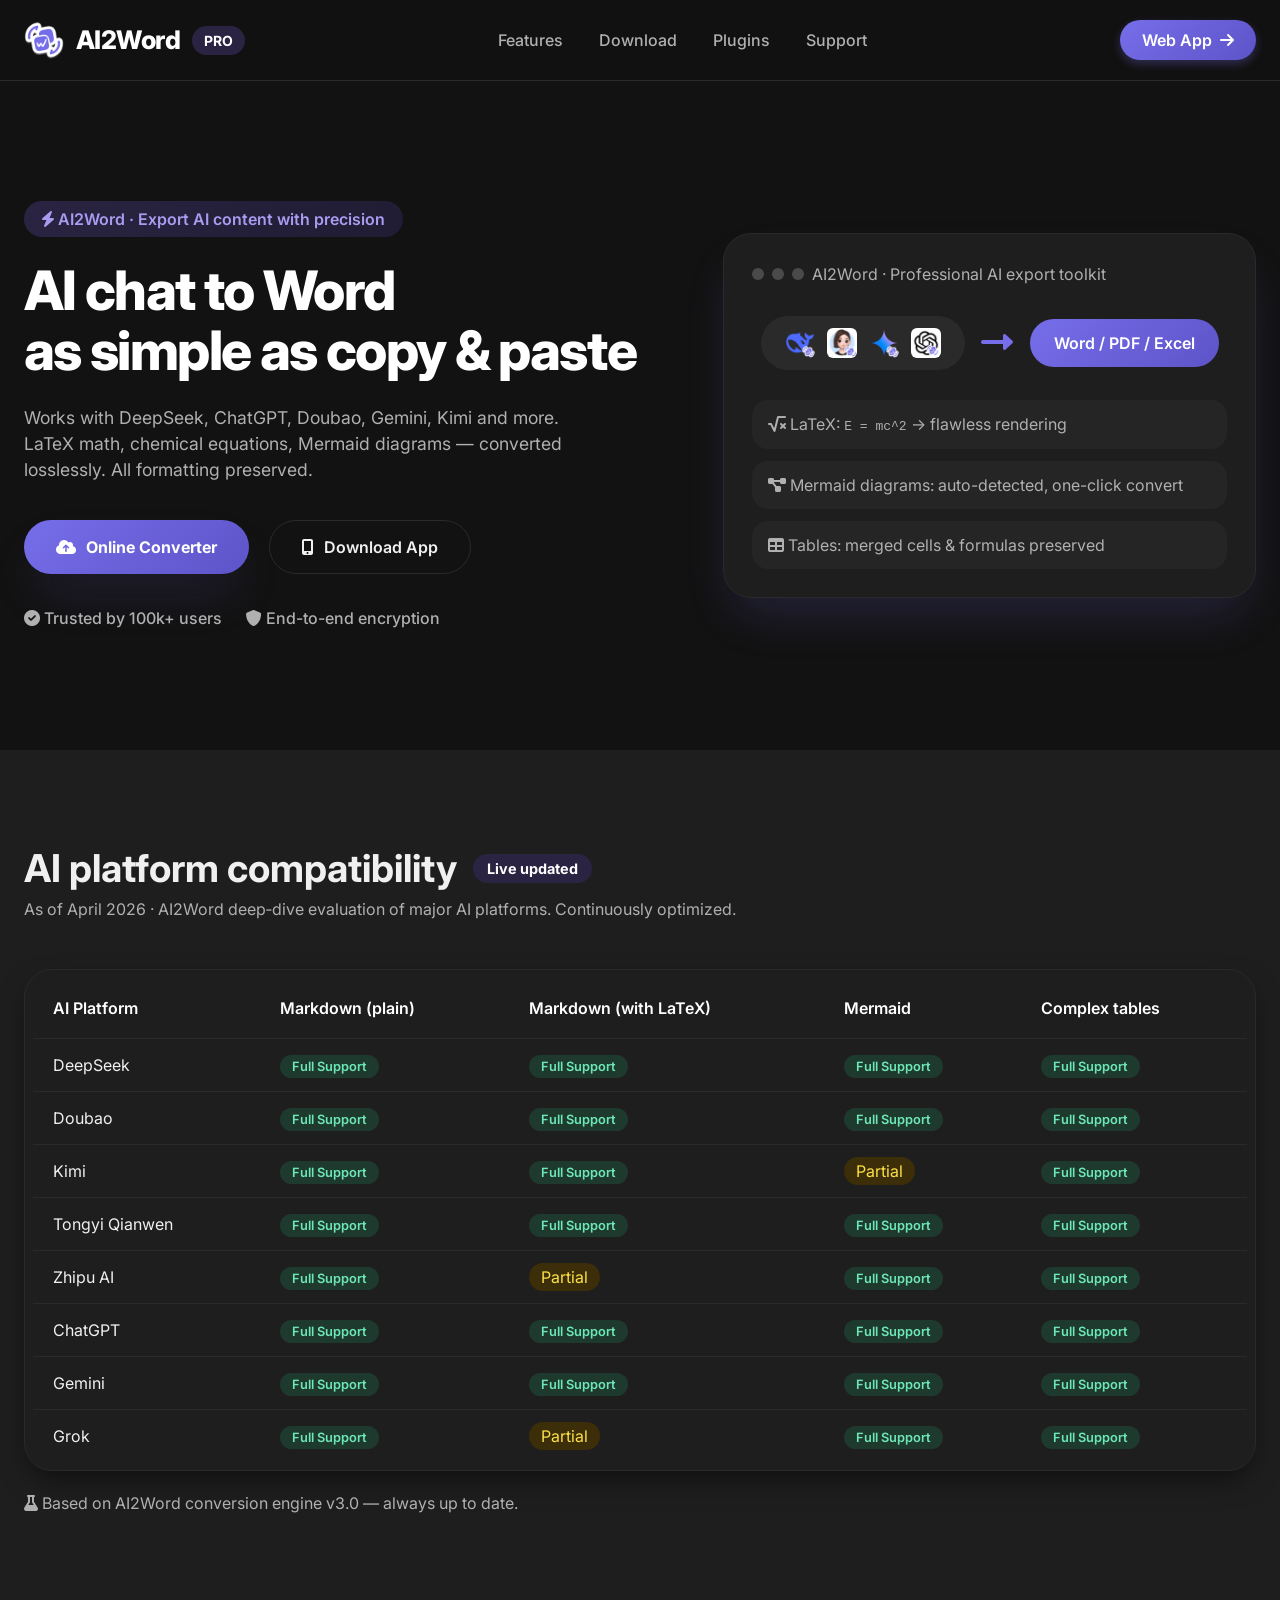
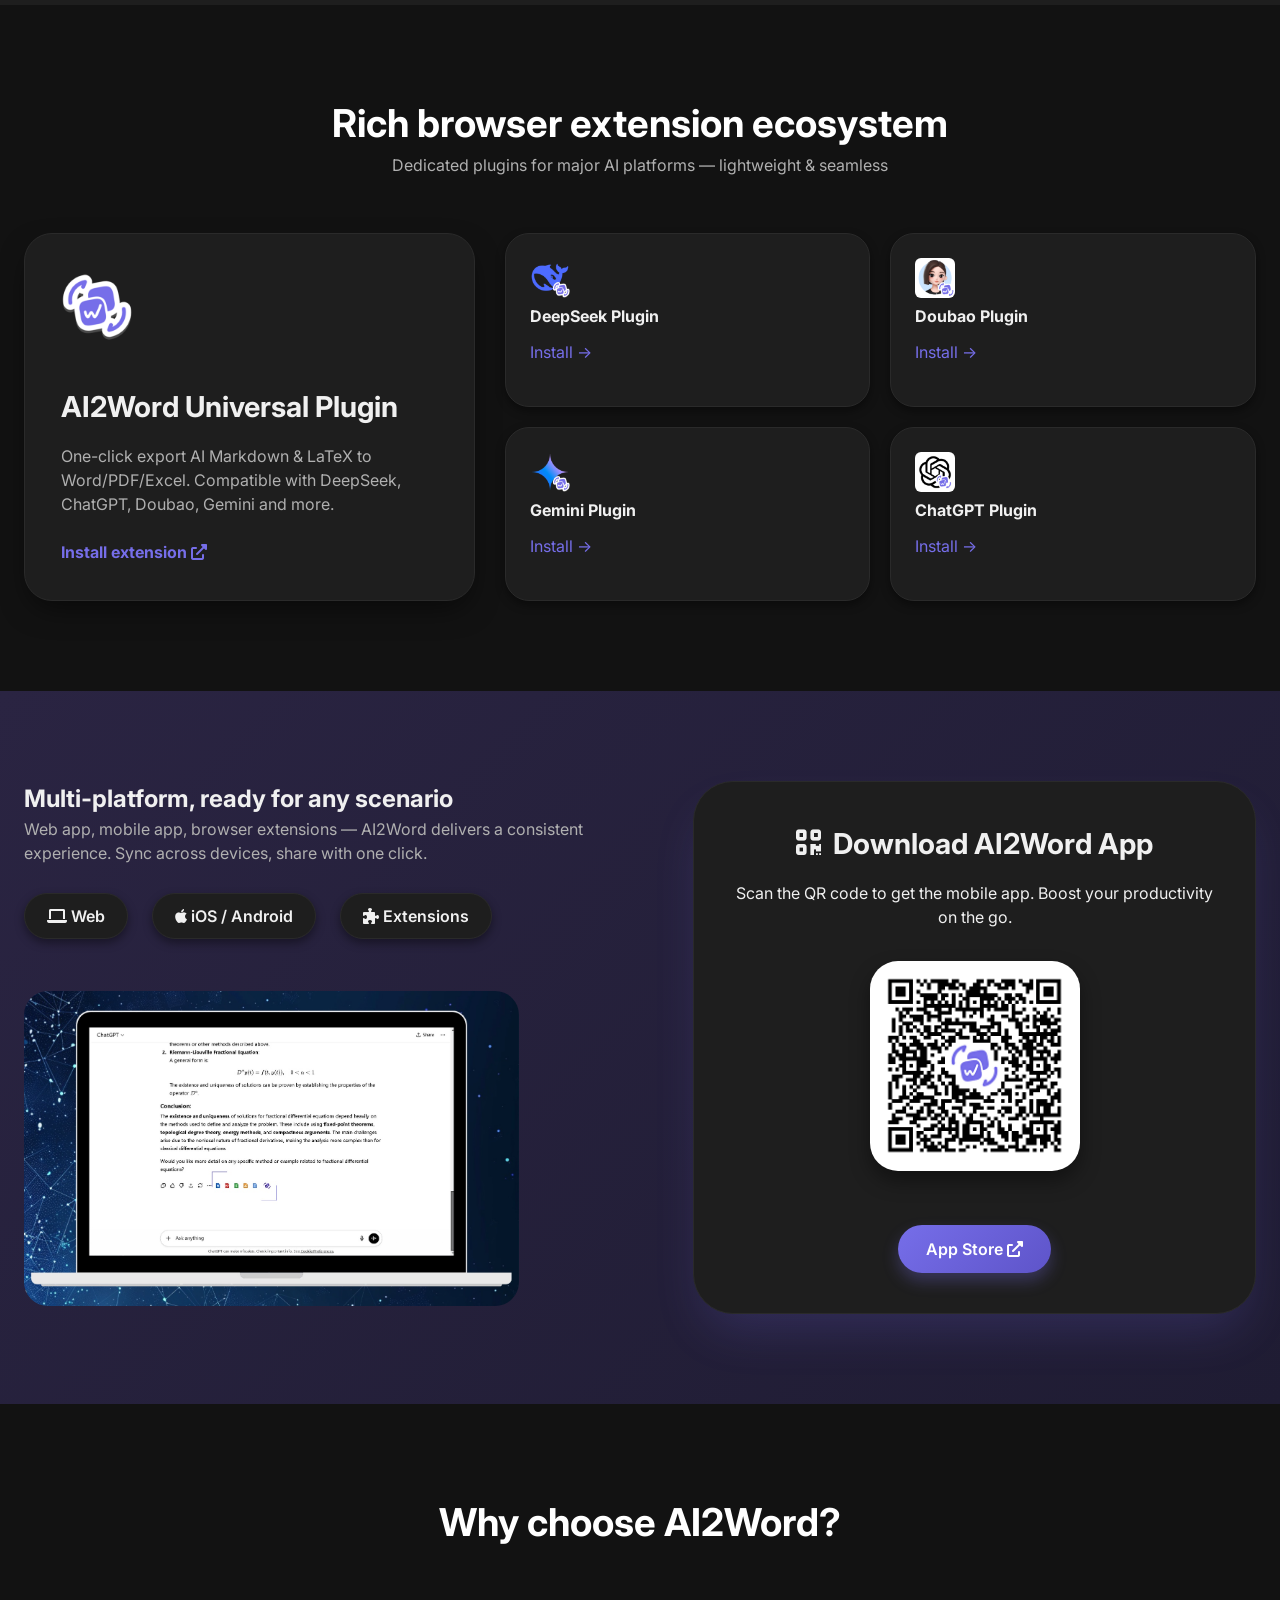
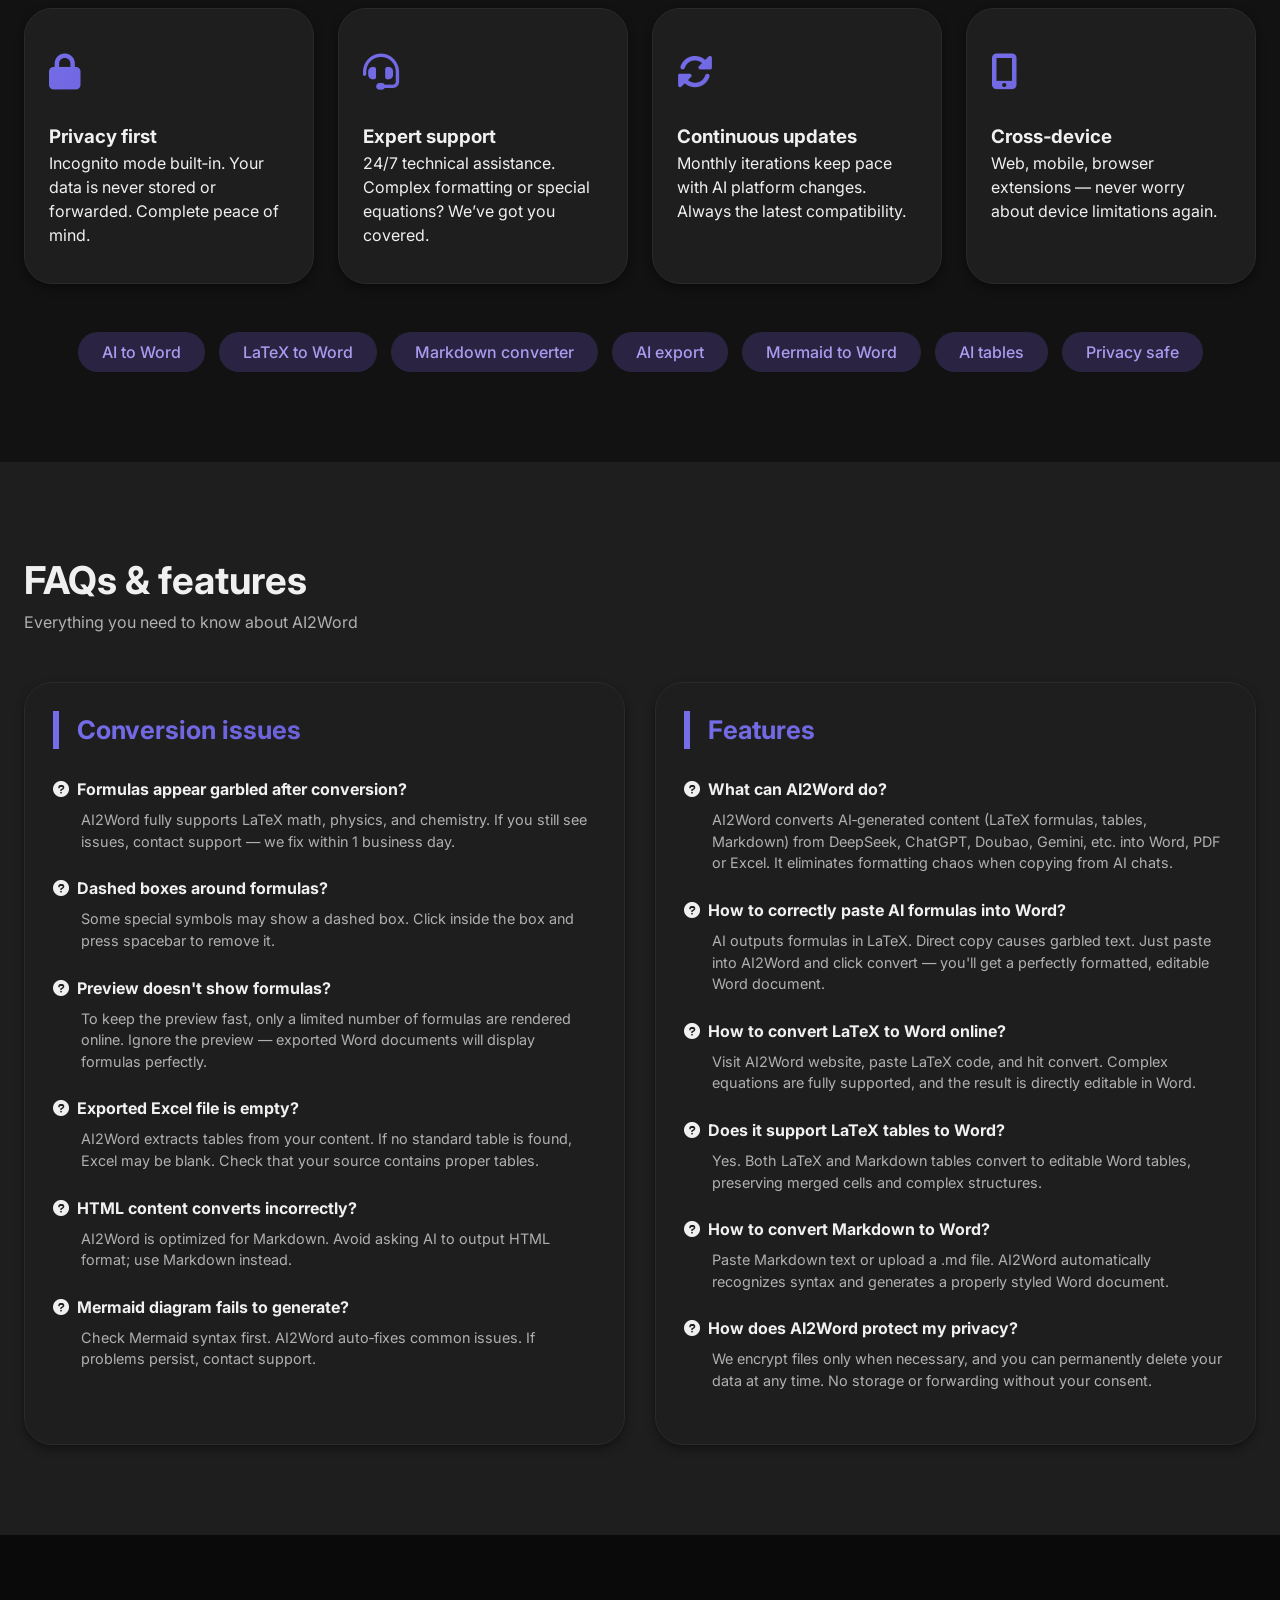
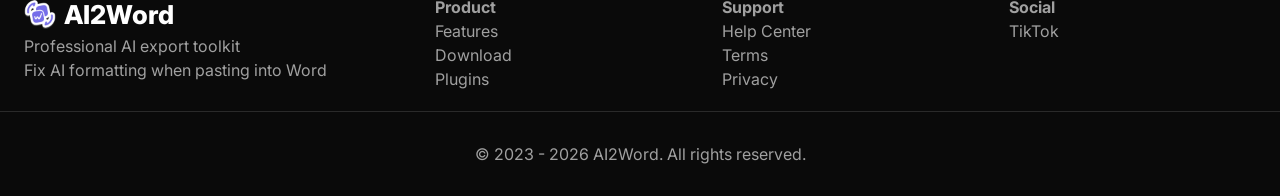
<file: index.html>
<!DOCTYPE html>
<html lang="en">

<head>
  <meta charset="UTF-8" />
  <meta name="viewport" content="width=device-width, initial-scale=1.0, viewport-fit=cover" />
  <!-- SEO & Open Graph (English) -->
  <meta property="og:title" content="AI2Word – AI to Word, LaTeX & Markdown Converter" />
  <meta property="og:description"
    content="AI2Word: Convert AI chats, LaTeX formulas, and Markdown to Word/PDF/Excel. Works with DeepSeek, ChatGPT, Gemini, Doubao & more. Perfect formatting, privacy first." />
  <meta property="og:site_name" content="AI2Word" />
  <meta property="og:url" content="https://www.ai2word.chat/" />
  <meta property="og:type" content="website" />
  <meta property="og:locale" content="en_US" />
  <meta name="keywords"
    content="AI2Word, AI to Word, LaTeX to Word, Markdown to Word, AI export, PDF converter, Mermaid to Word" />
  <link rel="canonical" href="https://www.ai2word.chat/en" />
  <title>AI2Word – AI to Word | LaTeX & Markdown Export</title>
  <meta name="description"
    content="AI2Word converts AI-generated content from DeepSeek, ChatGPT, Doubao, Gemini and more into polished Word, PDF or Excel files. LaTeX math, Mermaid diagrams, tables — all preserved flawlessly." />

  <!-- Fonts & Icons -->
  <link rel="preconnect" href="https://fonts.googleapis.com" />
  <link rel="preconnect" href="https://fonts.gstatic.com" crossorigin />
  <link
    href="https://fonts.googleapis.com/css2?family=Inter:opsz,wght@14..32,400;14..32,500;14..32,600;14..32,700;14..32,800&display=swap"
    rel="stylesheet" />
  <link rel="stylesheet" href="https://cdnjs.cloudflare.com/ajax/libs/font-awesome/6.0.0-beta3/css/all.min.css" />
  <link rel="icon" href="images/ai2word-logo.png" />
  <style>
    /* ===== styles.css – AI2Word Dark Theme · Violet Accent (#766EE9) ===== */
    :root {
      --primary: #766EE9;
      --primary-dark: #5e54c9;
      --primary-light: #2a2442;
      --accent: #a99cf0;
      --gradient-main: linear-gradient(135deg, #766EE9 0%, #5e54c9 100%);
      --gradient-light: linear-gradient(135deg, #2a2442 0%, #1f1c33 100%);
      --bg-page: #121212;
      --bg-soft: #1e1e1e;
      --bg-card: #1e1e1e;
      --text-dark: #f0f0f0;
      --text-muted: #b0b0b0;
      --border-light: #2a2a2a;
      --shadow-sm: 0 4px 10px rgba(0, 0, 0, 0.4);
      --shadow-md: 0 12px 30px -8px rgba(0, 0, 0, 0.6);
      --shadow-lg: 0 25px 50px -12px rgba(118, 110, 233, 0.2);
      --radius-md: 20px;
      --radius-lg: 28px;
      --transition: all 0.2s ease;
    }

    * {
      margin: 0;
      padding: 0;
      box-sizing: border-box;
    }

    body {
      font-family: 'Inter', sans-serif;
      background: var(--bg-page);
      color: var(--text-dark);
      line-height: 1.5;
      -webkit-font-smoothing: antialiased;
    }

    a {
      text-decoration: none;
      color: inherit;
    }

    .container {
      max-width: 1280px;
      margin: 0 auto;
      padding: 0 24px;
    }

    /* header */
    .site-header {
      position: sticky;
      top: 0;
      z-index: 100;
      background: rgba(18, 18, 18, 0.85);
      backdrop-filter: blur(12px);
      border-bottom: 1px solid var(--border-light);
      padding: 20px 0;
    }

    .header-container {
      display: flex;
      align-items: center;
      justify-content: space-between;
    }

    .brand-area {
      display: flex;
      align-items: center;
      gap: 12px;
    }

    .logo-text {
      font-weight: 800;
      font-size: 1.6rem;
      letter-spacing: -0.02em;
      background: #ffffff;
      -webkit-background-clip: text;
      background-clip: text;
      color: transparent;
    }

    .badge-experimental {
      background: var(--primary-light);
      color: #ffffff;
      padding: 4px 12px;
      border-radius: 40px;
      font-size: 14px;
      font-weight: 700;
    }

    .main-nav {
      display: flex;
      gap: 36px;
    }

    .main-nav a {
      font-weight: 500;
      color: var(--text-muted);
      transition: var(--transition);
    }

    .main-nav a:hover {
      color: var(--primary);
    }

    .header-actions {
      display: flex;
      gap: 12px;
    }

    .btn-header-primary {
      background: var(--gradient-main);
      color: white;
      padding: 8px 22px;
      border-radius: 40px;
      font-weight: 600;
      display: flex;
      align-items: center;
      gap: 8px;
      box-shadow: 0 4px 10px rgba(118, 110, 233, 0.3);
    }

    /* hero */
    .hero-new {
      padding: 120px 0;
    }

    .hero-grid {
      display: grid;
      grid-template-columns: 1.2fr 1fr;
      gap: 60px;
      align-items: center;
    }

    .hero-chip {
      background: var(--gradient-light);
      display: inline-block;
      padding: 6px 18px;
      border-radius: 60px;
      font-weight: 600;
      color: var(--accent);
      margin-bottom: 24px;
    }

    .hero-headline {
      font-size: 3.4rem;
      font-weight: 800;
      line-height: 1.1;
      letter-spacing: -0.03em;
      margin-bottom: 24px;
      background: #ffffff;
      -webkit-background-clip: text;
      background-clip: text;
      color: transparent;
    }

    .hero-sub {
      color: var(--text-muted);
      font-size: 1.1rem;
      margin-bottom: 36px;
      max-width: 90%;
    }

    .hero-actions {
      display: flex;
      gap: 20px;
      flex-wrap: wrap;
      margin-bottom: 32px;
    }

    .btn-primary-large {
      background: var(--gradient-main);
      color: white;
      padding: 14px 32px;
      border-radius: 60px;
      font-weight: 700;
      display: inline-flex;
      align-items: center;
      gap: 10px;
      box-shadow: var(--shadow-lg);
      transition: var(--transition);
      border: none;
    }

    .btn-outline-large {
      border: 1px solid var(--border-light);
      padding: 14px 32px;
      border-radius: 60px;
      font-weight: 600;
      display: inline-flex;
      align-items: center;
      gap: 10px;
      background: transparent;
      color: var(--text-dark);
    }

    .trust-badge {
      display: flex;
      gap: 24px;
      color: var(--text-muted);
      font-weight: 500;
    }

    .hero-visual-card {
      background: var(--bg-card);
      border-radius: var(--radius-lg);
      padding: 28px;
      box-shadow: var(--shadow-lg);
      border: 1px solid var(--border-light);
      position: relative;
    }

    .preview-header {
      display: flex;
      align-items: center;
      gap: 8px;
      margin-bottom: 30px;
      color: var(--text-muted);
    }

    .preview-dot {
      width: 12px;
      height: 12px;
      border-radius: 50%;
      background: #4a4a4a;
    }

    .preview-body {
      display: flex;
      align-items: center;
      justify-content: space-around;
      margin-bottom: 30px;
    }

    .file-badge {
      display: flex;
      background: #2a2a2a;
      gap: 12px;
      padding: 12px 24px;
      border-radius: 60px;
      font-weight: 600;
      color: var(--text-dark);
    }

    .word-badge {
      background: var(--gradient-main);
      color: white;
    }

    .arrow-animation {
      font-size: 32px;
      color: var(--primary);
    }

    .preview-detail {
      display: flex;
      flex-direction: column;
      gap: 12px;
    }

    .detail-item {
      background: #252525;
      padding: 12px 16px;
      border-radius: 16px;
      color: var(--text-muted);
    }

    /* sections */
    .section-spacing {
      padding: 90px 0;
    }

    .bg-soft-gray {
      background: var(--bg-soft);
    }

    .bg-gradient-light {
      background: var(--gradient-light);
    }

    .section-header-left {
      margin-bottom: 48px;
    }

    .section-header-left h2 {
      font-size: 2.4rem;
      font-weight: 700;
      display: flex;
      align-items: center;
      gap: 16px;
      color: var(--text-dark);
    }

    .section-header-left p {
      color: var(--text-muted);
    }

    .highlight-badge {
      background: var(--primary-light);
      color: #ffffff;
      font-size: 0.9rem;
      padding: 4px 14px;
      border-radius: 60px;
    }

    .section-header-center {
      text-align: center;
      margin-bottom: 56px;
    }

    .section-header-center h2 {
      font-size: 2.4rem;
      background: #ffffff;
      -webkit-background-clip: text;
      background-clip: text;
      color: transparent;
      display: inline-block;
    }

    .section-header-center p {
      color: var(--text-muted);
    }

    /* table */
    .table-wrapper-modern {
      background: var(--bg-card);
      border-radius: 28px;
      padding: 8px;
      box-shadow: var(--shadow-md);
      border: 1px solid var(--border-light);
    }

    .compatibility-table {
      width: 100%;
      border-collapse: collapse;
      color: var(--text-dark);
    }

    .compatibility-table th {
      text-align: left;
      padding: 18px 20px;
      font-weight: 600;
      color: #fff;
    }

    .compatibility-table td {
      padding: 14px 20px;
      border-top: 1px solid #2a2a2a;
    }

    .badge-full {
      background: #1e3a2f;
      color: #6ee7b7;
      padding: 4px 12px;
      border-radius: 40px;
      font-weight: 600;
      font-size: 0.8rem;
    }

    .badge-partial {
      background: #3d2e0a;
      color: #fde047;
      padding: 4px 12px;
      border-radius: 40px;
    }

    .table-note {
      margin-top: 20px;
      color: var(--text-muted);
    }

    /* plugins */
    .plugin-showcase {
      display: grid;
      grid-template-columns: 1.2fr 2fr;
      gap: 30px;
    }

    .plugin-featured {
      background: var(--bg-card);
      border-radius: 28px;
      padding: 36px;
      box-shadow: var(--shadow-md);
      border: 1px solid var(--border-light);
    }

    .plugin-icon-large {
      font-size: 48px;
      background: var(--gradient-main);
      -webkit-background-clip: text;
      background-clip: text;
      color: transparent;
      margin-bottom: 24px;
    }

    .plugin-featured h3 {
      font-size: 1.8rem;
      margin-bottom: 16px;
      color: var(--text-dark);
    }

    .plugin-featured p {
      color: var(--text-muted);
    }

    .plugin-link {
      color: var(--primary);
      font-weight: 700;
      margin-top: 24px;
      display: inline-block;
    }

    .plugin-mini-grid {
      display: grid;
      grid-template-columns: 1fr 1fr;
      gap: 20px;
    }

    .plugin-mini-card {
      background: var(--bg-card);
      border-radius: 24px;
      padding: 24px;
      box-shadow: var(--shadow-sm);
      border: 1px solid var(--border-light);
      transition: var(--transition);
    }

    .plugin-mini-card span {
      display: block;
      font-weight: 700;
      margin-bottom: 12px;
      color: var(--text-dark);
    }

    .plugin-mini-card a {
      color: var(--primary);
    }

    /* platforms */
    .platforms-dual {
      display: grid;
      grid-template-columns: 1.1fr 1fr;
      gap: 50px;
    }

    .platforms-content h2 {
      color: var(--text-dark);
    }

    .platforms-desc {
      color: var(--text-muted);
    }

    .platform-icons {
      display: flex;
      gap: 24px;
      margin: 28px 0;
    }

    .pf-item {
      background: var(--bg-card);
      padding: 10px 22px;
      border-radius: 60px;
      font-weight: 600;
      box-shadow: var(--shadow-sm);
      color: var(--text-dark);
      border: 1px solid var(--border-light);
    }

    .qr-panel-new {
      background: var(--bg-card);
      border-radius: 40px;
      padding: 40px;
      box-shadow: var(--shadow-lg);
      text-align: center;
      border: 1px solid var(--border-light);
    }

    .qr-header {
      font-size: 1.8rem;
      font-weight: 700;
      display: flex;
      align-items: center;
      justify-content: center;
      gap: 12px;
      margin-bottom: 16px;
      color: var(--text-dark);
    }

    .qr-duo {
      display: flex;
      justify-content: center;
      margin: 32px 0;
    }

    .qr-block img {
      width: 210px;
      border-radius: 28px;
      box-shadow: 0 10px 20px rgba(0, 0, 0, 0.4);
      margin-bottom: 16px;
      background: white;
      padding: 8px;
    }

    .appstore-link {
      background: var(--gradient-main);
      color: white;
      padding: 12px 28px;
      border-radius: 60px;
      font-weight: 600;
      display: inline-block;
      box-shadow: 0 8px 16px rgba(118, 110, 233, 0.3);
    }

    .benefits-grid {
      display: grid;
      grid-template-columns: repeat(4, 1fr);
      gap: 24px;
    }

    .benefit-card {
      background: var(--bg-card);
      border-radius: 28px;
      padding: 36px 24px;
      box-shadow: var(--shadow-sm);
      border: 1px solid var(--border-light);
    }

    .benefit-icon {
      font-size: 36px;
      background: var(--gradient-main);
      -webkit-background-clip: text;
      background-clip: text;
      color: transparent;
      margin-bottom: 24px;
    }

    .keyword-strip {
      display: flex;
      flex-wrap: wrap;
      justify-content: center;
      gap: 14px;
      margin-top: 48px;
    }

    .keyword-strip span {
      background: var(--primary-light);
      padding: 8px 24px;
      border-radius: 60px;
      font-weight: 500;
      color: var(--accent);
    }

    /* FAQ */
    .faq-two-columns {
      display: grid;
      grid-template-columns: 1fr 1fr;
      gap: 30px;
    }

    .faq-category-block {
      background: var(--bg-card);
      border-radius: 28px;
      padding: 28px;
      box-shadow: var(--shadow-sm);
      border: 1px solid var(--border-light);
    }

    .category-title {
      font-size: 1.6rem;
      font-weight: 700;
      border-left: 6px solid var(--primary);
      padding-left: 18px;
      margin-bottom: 28px;
      background: var(--gradient-main);
      -webkit-background-clip: text;
      background-clip: text;
      color: transparent;
    }

    .faq-entry {
      margin-bottom: 24px;
    }

    .faq-question {
      font-weight: 700;
      margin-bottom: 8px;
      display: flex;
      align-items: baseline;
      gap: 8px;
      color: var(--text-dark);
    }

    .faq-answer {
      color: var(--text-muted);
      padding-left: 28px;
      font-size: 0.9rem;
    }

    /* support */
    .support-split {
      display: grid;
      grid-template-columns: 1fr 1fr;
      gap: 50px;
    }

    .support-link-btn {
      border: 1px solid var(--border-light);
      padding: 10px 24px;
      border-radius: 60px;
      font-weight: 500;
      background: var(--bg-card);
      color: var(--text-dark);
    }

    .social-connect-card {
      background: var(--bg-soft);
      border-radius: 32px;
      padding: 36px;
      border: 1px solid var(--border-light);
    }

    .wechat-hover-trigger {
      position: relative;
      cursor: pointer;
    }

    .wechat-qr-pop {
      position: absolute;
      bottom: 40px;
      left: 0;
      width: 140px;
      opacity: 0;
      pointer-events: none;
      transition: 0.2s;
      background: var(--bg-card);
      padding: 12px;
      border-radius: 20px;
      box-shadow: var(--shadow-lg);
      border: 1px solid var(--border-light);
    }

    .wechat-hover-trigger:hover .wechat-qr-pop {
      opacity: 1;
      pointer-events: auto;
    }

    .wechat-qr-pop img {
      width: 100%;
      border-radius: 12px;
    }

    .footer-new {
      background: #0a0a0a;
      color: #a0a0a0;
      padding: 60px 0 30px;
    }

    .footer-grid {
      display: grid;
      grid-template-columns: 1.5fr 1fr 1fr 1fr;
      gap: 40px;
    }

    .footer-logo {
      font-size: 26px;
      font-weight: 800;
      color: white;
      display: flex;
      align-items: center;
      gap: 8px;
    }

    .copyright-bar {
      text-align: center;
      padding-top: 30px;
      border-top: 1px solid #2a2a2a;
      margin-top: 20px;
    }

    .preview-body-img {
      border-radius: 6px;
      width: 30px;
      height: 30px;
    }

    @media (max-width: 1024px) {

      .hero-grid,
      .platforms-dual,
      .support-split,
      .plugin-showcase {
        grid-template-columns: 1fr;
      }

      .benefits-grid {
        grid-template-columns: repeat(2, 1fr);
      }

      .main-nav {
        display: none;
      }
    }

    @media (max-width: 640px) {
      .benefits-grid {
        grid-template-columns: 1fr;
      }

      .faq-two-columns {
        grid-template-columns: 1fr;
      }
    }
  </style>
</head>

<body>
  <header class="site-header">
    <div class="container header-container">
      <div class="brand-area">
        <img src="images/ai2word-logo.png" style="width: 40px; height: 40px;" alt="AI2Word logo" />
        <div class="logo-text">AI2Word</div>
        <span class="badge-experimental">PRO</span>
      </div>
      <nav class="main-nav">
        <a href="#features">Features</a>
        <a href="#platforms">Download</a>
        <a href="#plugins">Plugins</a>
        <a href="#support">Support</a>
      </nav>
      <div class="header-actions">
        <a href="https://www.aiwhaler.com/" class="btn-header-primary" target="_blank" rel="noreferrer">Web App <i
            class="fas fa-arrow-right"></i></a>
      </div>
    </div>
  </header>

  <main>
    <!-- HERO -->
    <section class="hero-new">
      <div class="container hero-grid">
        <div class="hero-text">
          <div class="hero-chip"><i class="fas fa-bolt"></i> AI2Word · Export AI content with precision</div>
          <h1 class="hero-headline">AI chat to Word<br>as simple as copy & paste</h1>
          <p class="hero-sub">Works with DeepSeek, ChatGPT, Doubao, Gemini, Kimi and more. LaTeX math, chemical
            equations, Mermaid diagrams — converted losslessly. All formatting preserved.</p>
          <div class="hero-actions">
            <a href="https://www.aiwhaler.com/" class="btn-primary-large" target="_blank" rel="noreferrer"><i
                class="fas fa-cloud-upload-alt"></i> Online Converter</a>
            <a href="#download" class="btn-outline-large"><i class="fas fa-mobile-alt"></i> Download App</a>
          </div>
          <div class="trust-badge">
            <span><i class="fas fa-check-circle"></i> Trusted by 100k+ users</span>
            <span><i class="fas fa-shield-alt"></i> End-to-end encryption</span>
          </div>
        </div>
        <div class="hero-visual-card">
          <div class="conversion-preview">
            <div class="preview-header">
              <span class="preview-dot"></span>
              <span class="preview-dot"></span>
              <span class="preview-dot"></span>
              <span>AI2Word · Professional AI export toolkit</span>
            </div>
            <div class="preview-body">
              <div class="file-badge">
                <img class="preview-body-img" src="images/lowcode-2411744.png" alt="ai" />
                <img class="preview-body-img" src="images/lowcode-2411736.png" alt="ai" />
                <img class="preview-body-img" src="images/lowcode-2421671.png" alt="ai" />
                <img class="preview-body-img" src="images/lowcode-2421670.jpg" alt="ai" />
              </div>
              <div class="arrow-animation"><i class="fas fa-long-arrow-alt-right"></i></div>
              <div class="file-badge word-badge">Word / PDF / Excel</div>
            </div>
            <div class="preview-detail">
              <div class="detail-item"><i class="fas fa-square-root-alt"></i> LaTeX: <code>E = mc^2</code> → flawless
                rendering</div>
              <div class="detail-item"><i class="fas fa-project-diagram"></i> Mermaid diagrams: auto-detected, one-click
                convert</div>
              <div class="detail-item"><i class="fas fa-table"></i> Tables: merged cells & formulas preserved</div>
            </div>
          </div>
        </div>
      </div>
    </section>

    <!-- Compatibility -->
    <section id="compatibility" class="section-spacing bg-soft-gray">
      <div class="container">
        <div class="section-header-left">
          <h2>AI platform compatibility <span class="highlight-badge">Live updated</span></h2>
          <p>As of April 2026 · AI2Word deep‑dive evaluation of major AI platforms. Continuously optimized.</p>
        </div>
        <div class="table-wrapper-modern">
          <table class="compatibility-table">
            <thead>
              <tr>
                <th>AI Platform</th>
                <th>Markdown (plain)</th>
                <th>Markdown (with LaTeX)</th>
                <th>Mermaid</th>
                <th>Complex tables</th>
              </tr>
            </thead>
            <tbody>
              <tr>
                <td>DeepSeek</td>
                <td><span class="badge-full">Full Support</span></td>
                <td><span class="badge-full">Full Support</span></td>
                <td><span class="badge-full">Full Support</span></td>
                <td><span class="badge-full">Full Support</span></td>
              </tr>
              <tr>
                <td>Doubao</td>
                <td><span class="badge-full">Full Support</span></td>
                <td><span class="badge-full">Full Support</span></td>
                <td><span class="badge-full">Full Support</span></td>
                <td><span class="badge-full">Full Support</span></td>
              </tr>
              <tr>
                <td>Kimi</td>
                <td><span class="badge-full">Full Support</span></td>
                <td><span class="badge-full">Full Support</span></td>
                <td><span class="badge-partial">Partial</span></td>
                <td><span class="badge-full">Full Support</span></td>
              </tr>
              <tr>
                <td>Tongyi Qianwen</td>
                <td><span class="badge-full">Full Support</span></td>
                <td><span class="badge-full">Full Support</span></td>
                <td><span class="badge-full">Full Support</span></td>
                <td><span class="badge-full">Full Support</span></td>
              </tr>
              <tr>
                <td>Zhipu AI</td>
                <td><span class="badge-full">Full Support</span></td>
                <td><span class="badge-partial">Partial</span></td>
                <td><span class="badge-full">Full Support</span></td>
                <td><span class="badge-full">Full Support</span></td>
              </tr>
              <tr>
                <td>ChatGPT</td>
                <td><span class="badge-full">Full Support</span></td>
                <td><span class="badge-full">Full Support</span></td>
                <td><span class="badge-full">Full Support</span></td>
                <td><span class="badge-full">Full Support</span></td>
              </tr>
              <tr>
                <td>Gemini</td>
                <td><span class="badge-full">Full Support</span></td>
                <td><span class="badge-full">Full Support</span></td>
                <td><span class="badge-full">Full Support</span></td>
                <td><span class="badge-full">Full Support</span></td>
              </tr>
              <tr>
                <td>Grok</td>
                <td><span class="badge-full">Full Support</span></td>
                <td><span class="badge-partial">Partial</span></td>
                <td><span class="badge-full">Full Support</span></td>
                <td><span class="badge-full">Full Support</span></td>
              </tr>
            </tbody>
          </table>
        </div>
        <p class="table-note"><i class="fas fa-flask"></i> Based on AI2Word conversion engine v3.0 — always up to date.
        </p>
      </div>
    </section>

    <!-- Plugins -->
    <section id="plugins" class="section-spacing">
      <div class="container">
        <div class="section-header-center">
          <h2>Rich browser extension ecosystem</h2>
          <p>Dedicated plugins for major AI platforms — lightweight & seamless</p>
        </div>
        <div class="plugin-showcase">
          <div class="plugin-featured">
            <div class="plugin-icon-large"><img src="images/ai2word-logo.png" alt="AI2Word"
                style="width: 72px; height: 72px;" /></div>
            <h3>AI2Word Universal Plugin</h3>
            <p>One-click export AI Markdown & LaTeX to Word/PDF/Excel. Compatible with DeepSeek, ChatGPT, Doubao, Gemini
              and more.</p>
            <a href="https://www.aiwhaler.com/plugin/" class="plugin-link" target="_blank">Install extension <i
                class="fas fa-external-link-alt"></i></a>
          </div>
          <div class="plugin-mini-grid">
            <div class="plugin-mini-card">
              <img src="images/lowcode-2411744.png" alt="DeepSeek" style="width: 40px; height: 40px;" />
              <span>DeepSeek Plugin</span>
              <a href="https://deepseek.aiwhaler.com/" target="_blank">Install →</a>
            </div>
            <div class="plugin-mini-card">
              <img src="images/lowcode-2411736.png" alt="Doubao"
                style="width: 40px; height: 40px; border-radius: 6px;" />
              <span>Doubao Plugin</span>
              <a href="https://doubao.aiwhaler.com/" target="_blank">Install →</a>
            </div>
            <div class="plugin-mini-card">
              <img src="images/lowcode-2421671.png" alt="Gemini" style="width: 40px; height: 40px;" />
              <span>Gemini Plugin</span>
              <a href="https://gemini.aiwhaler.com/" target="_blank">Install →</a>
            </div>
            <div class="plugin-mini-card">
              <img src="images/lowcode-2421670.jpg" alt="ChatGPT"
                style="width: 40px; height: 40px; border-radius: 6px;" />
              <span>ChatGPT Plugin</span>
              <a href="https://chatgpt.aiwhaler.com/" target="_blank">Install →</a>
            </div>
          </div>
        </div>
      </div>
    </section>

    <!-- Platforms + App -->
    <section id="platforms" class="section-spacing bg-gradient-light">
      <div class="container platforms-dual">
        <div class="platforms-content">
          <h2>Multi‑platform, ready for any scenario</h2>
          <p class="platforms-desc">Web app, mobile app, browser extensions — AI2Word delivers a consistent experience.
            Sync across devices, share with one click.</p>
          <div class="platform-icons">
            <div class="pf-item"><i class="fas fa-laptop"></i> Web</div>
            <div class="pf-item"><i class="fab fa-apple"></i> iOS / Android</div>
            <div class="pf-item"><i class="fas fa-puzzle-piece"></i> Extensions</div>
          </div>
          <img class="platform-mockup" src="images/gpt2.jpg" alt="AI2Word multi‑platform"
            style="max-width:80%; border-radius:24px; margin-top:24px;" />
        </div>
        <div id="download" class="qr-panel-new">
          <div class="qr-header">
            <i class="fas fa-qrcode"></i>
            <span>Download AI2Word App</span>
          </div>
          <p>Scan the QR code to get the mobile app. Boost your productivity on the go.</p>
          <div class="qr-duo">
            <div class="qr-block">
              <img src="images/lowcode-2421672.png" alt="AI2Word App QR" />
            </div>
          </div>
          <div class="qr-footer-note">
            <a href="https://apps.apple.com/cn/app/ai2word-ai%E8%BD%AC%E6%8D%A2%E5%8A%A9%E6%89%8B/id6753907237"
              target="_blank" class="appstore-link">App Store <i class="fas fa-external-link-alt"></i></a>
          </div>
        </div>
      </div>
    </section>

    <!-- Features -->
    <section id="features" class="section-spacing">
      <div class="container">
        <div class="section-header-center">
          <h2>Why choose AI2Word?</h2>
        </div>
        <div class="benefits-grid">
          <div class="benefit-card">
            <div class="benefit-icon"><i class="fas fa-lock"></i></div>
            <h3>Privacy first</h3>
            <p>Incognito mode built‑in. Your data is never stored or forwarded. Complete peace of mind.</p>
          </div>
          <div class="benefit-card">
            <div class="benefit-icon"><i class="fas fa-headset"></i></div>
            <h3>Expert support</h3>
            <p>24/7 technical assistance. Complex formatting or special equations? We’ve got you covered.</p>
          </div>
          <div class="benefit-card">
            <div class="benefit-icon"><i class="fas fa-sync-alt"></i></div>
            <h3>Continuous updates</h3>
            <p>Monthly iterations keep pace with AI platform changes. Always the latest compatibility.</p>
          </div>
          <div class="benefit-card">
            <div class="benefit-icon"><i class="fas fa-mobile-alt"></i></div>
            <h3>Cross‑device</h3>
            <p>Web, mobile, browser extensions — never worry about device limitations again.</p>
          </div>
        </div>
        <div class="keyword-strip">
          <span>AI to Word</span><span>LaTeX to Word</span><span>Markdown converter</span><span>AI
            export</span><span>Mermaid to Word</span><span>AI tables</span><span>Privacy safe</span>
        </div>
      </div>
    </section>

    <!-- FAQ (English) -->
    <section id="faq" class="section-spacing bg-soft-gray">
      <div class="container">
        <div class="section-header-left">
          <h2>FAQs & features</h2>
          <p>Everything you need to know about AI2Word</p>
        </div>
        <div id="faq-modern-container" class="faq-modern-grid"></div>
      </div>
    </section>
  </main>

  <footer class="footer-new">
    <div class="container footer-grid">
      <div class="footer-col">
        <div class="footer-logo"><img src="images/ai2word-logo.png" alt="logo" style="width: 32px; height: 32px;" />
          AI2Word</div>
        <p>Professional AI export toolkit</p>
        <p>Fix AI formatting when pasting into Word</p>
      </div>
      <div class="footer-col">
        <h4>Product</h4>
        <div><a href="#features">Features</a></div>
        <div><a href="#platforms">Download</a></div>
        <div><a href="#plugins">Plugins</a></div>
      </div>
      <div class="footer-col" style="display: block;">
        <h4>Support</h4>
        <div><a href="https://www.aiwhaler.com/help/" target="_blank">Help Center</a></div>
        <div><a href="https://www.aiwhaler.com/ua/" target="_blank">Terms</a></div>
        <div><a href="https://www.aiwhaler.com/pp/" target="_blank">Privacy</a></div>
      </div>
      <div class="footer-col">
        <h4>Social</h4>
        <a href="https://www.douyin.com/user/MS4wLjABAAAABp8XqktGdCTIBd9gexYpg2AvXDGUhnJkmkj9J9zhR7GNMPfJEsQixwJRlf9d10Ah"
          target="_blank">TikTok</a>
      </div>
    </div>
    <div class="copyright-bar">
      <p>© 2023 - 2026 AI2Word. All rights reserved.</p>
    </div>
  </footer>

  <script>
    (function () {
      // English FAQ data — same structure, fully translated
      const faqData = {
        questions: [
          { id: 1, categoryId: 3, title: "What can AI2Word do?", answer: "AI2Word converts AI‑generated content (LaTeX formulas, tables, Markdown) from DeepSeek, ChatGPT, Doubao, Gemini, etc. into Word, PDF or Excel. It eliminates formatting chaos when copying from AI chats." },
          { id: 2, categoryId: 3, title: "How to correctly paste AI formulas into Word?", answer: "AI outputs formulas in LaTeX. Direct copy causes garbled text. Just paste into AI2Word and click convert — you'll get a perfectly formatted, editable Word document." },
          { id: 3, categoryId: 3, title: "How to convert LaTeX to Word online?", answer: "Visit AI2Word website, paste LaTeX code, and hit convert. Complex equations are fully supported, and the result is directly editable in Word." },
          { id: 4, categoryId: 3, title: "Does it support LaTeX tables to Word?", answer: "Yes. Both LaTeX and Markdown tables convert to editable Word tables, preserving merged cells and complex structures." },
          { id: 5, categoryId: 3, title: "How to convert Markdown to Word?", answer: "Paste Markdown text or upload a .md file. AI2Word automatically recognizes syntax and generates a properly styled Word document." },
          { id: 6, categoryId: 3, title: "How does AI2Word protect my privacy?", answer: "We encrypt files only when necessary, and you can permanently delete your data at any time. No storage or forwarding without your consent." },
          { id: 7, categoryId: 2, title: "Formulas appear garbled after conversion?", answer: "AI2Word fully supports LaTeX math, physics, and chemistry. If you still see issues, contact support — we fix within 1 business day." },
          { id: 8, categoryId: 2, title: "Dashed boxes around formulas?", answer: "Some special symbols may show a dashed box. Click inside the box and press spacebar to remove it." },
          { id: 9, categoryId: 2, title: "Preview doesn't show formulas?", answer: "To keep the preview fast, only a limited number of formulas are rendered online. Ignore the preview — exported Word documents will display formulas perfectly." },
          { id: 10, categoryId: 2, title: "Exported Excel file is empty?", answer: "AI2Word extracts tables from your content. If no standard table is found, Excel may be blank. Check that your source contains proper tables." },
          { id: 11, categoryId: 2, title: "HTML content converts incorrectly?", answer: "AI2Word is optimized for Markdown. Avoid asking AI to output HTML format; use Markdown instead." },
          { id: 12, categoryId: 2, title: "Mermaid diagram fails to generate?", answer: "Check Mermaid syntax first. AI2Word auto‑fixes common issues. If problems persist, contact support." }
        ],
        categories: [
          { id: 2, title: "Conversion issues" },
          { id: 3, title: "Features" }
        ]
      };

      const container = document.getElementById('faq-modern-container');
      if (container) {
        const catMap = new Map();
        faqData.categories.forEach(c => catMap.set(c.id, { title: c.title, items: [] }));
        faqData.questions.forEach(q => { if (catMap.has(q.categoryId)) catMap.get(q.categoryId).items.push(q); });
        let html = '<div class="faq-two-columns">';
        for (let cat of catMap.values()) {
          if (cat.items.length === 0) continue;
          html += `<div class="faq-category-block"><div class="category-title">${cat.title}</div>`;
          cat.items.forEach(item => {
            let answerHtml = item.answer.replace(/\n/g, '<br>');
            html += `<div class="faq-entry"><div class="faq-question"><i class="fas fa-question-circle"></i> ${item.title}</div><div class="faq-answer">${answerHtml}</div></div>`;
          });
          html += '</div>';
        }
        html += '</div>';
        container.innerHTML = html;
      }
    })();
  </script>
</body>

</html>
</file>
